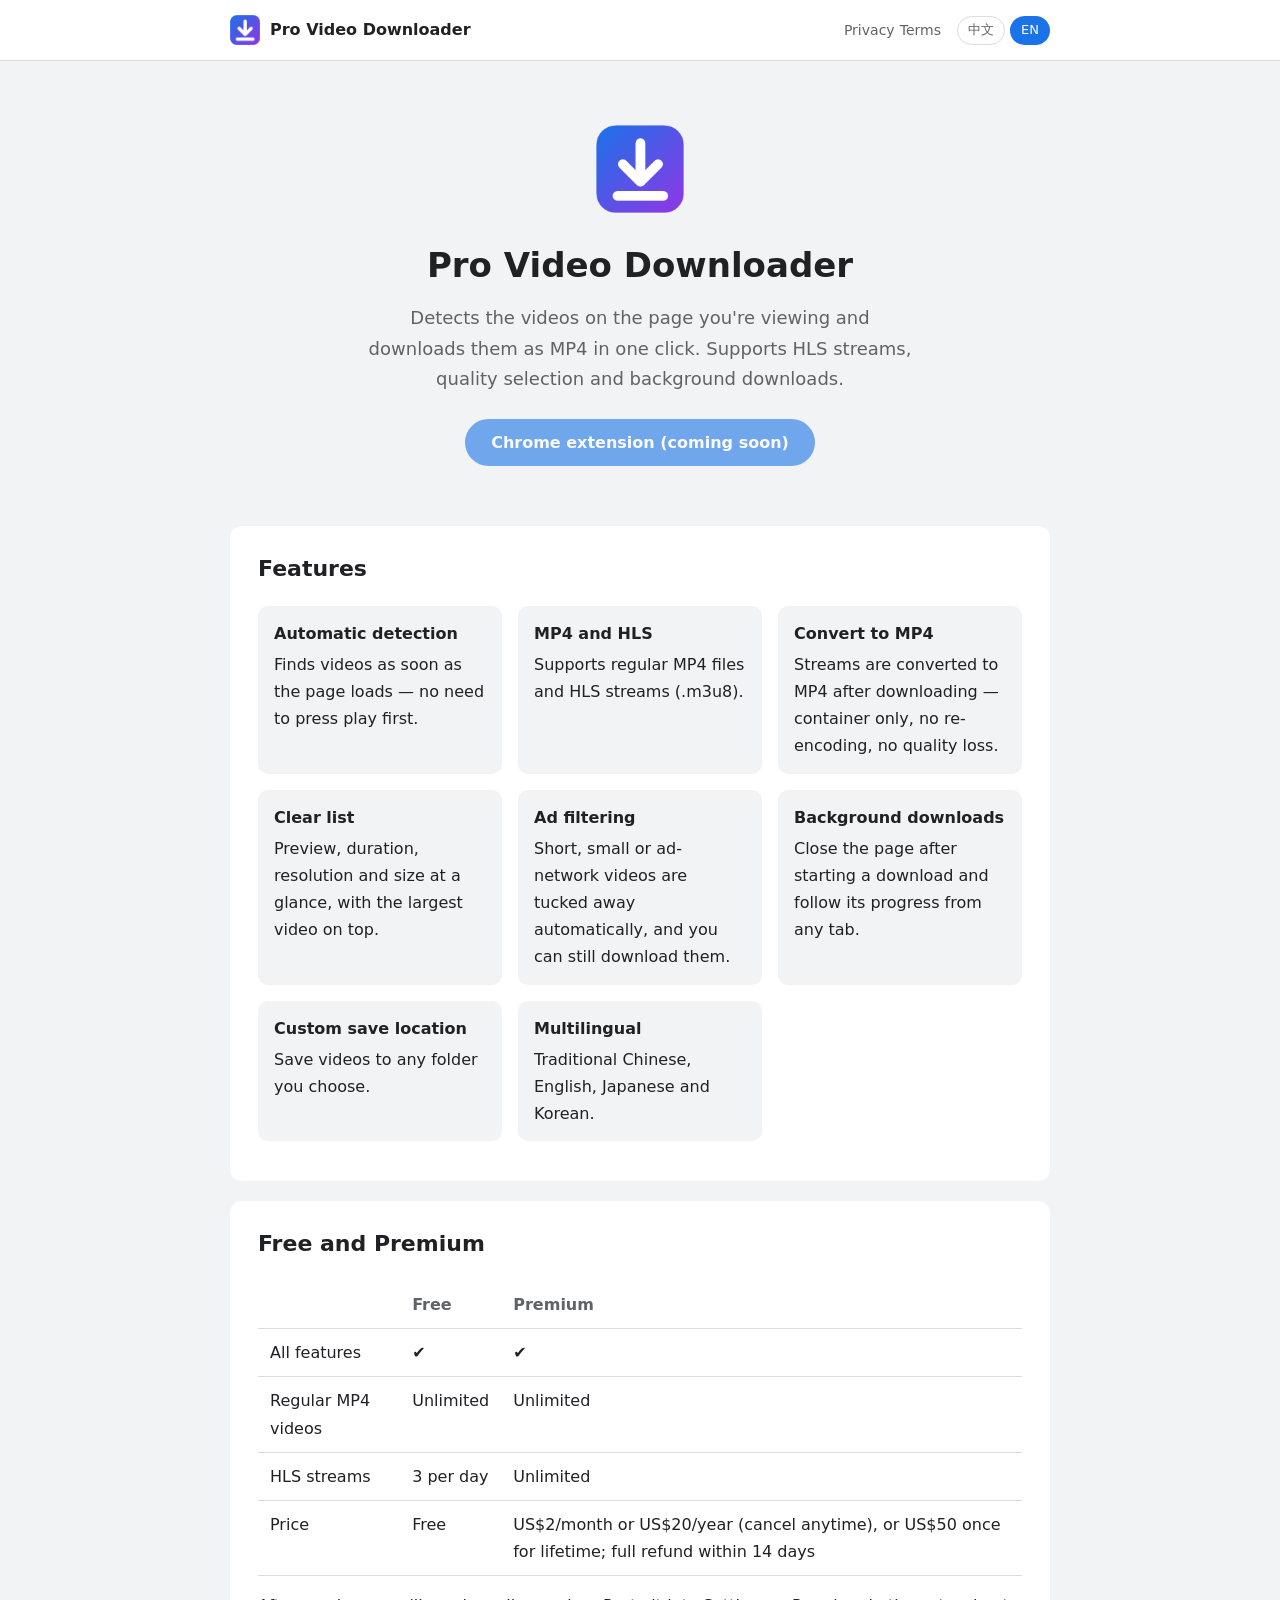
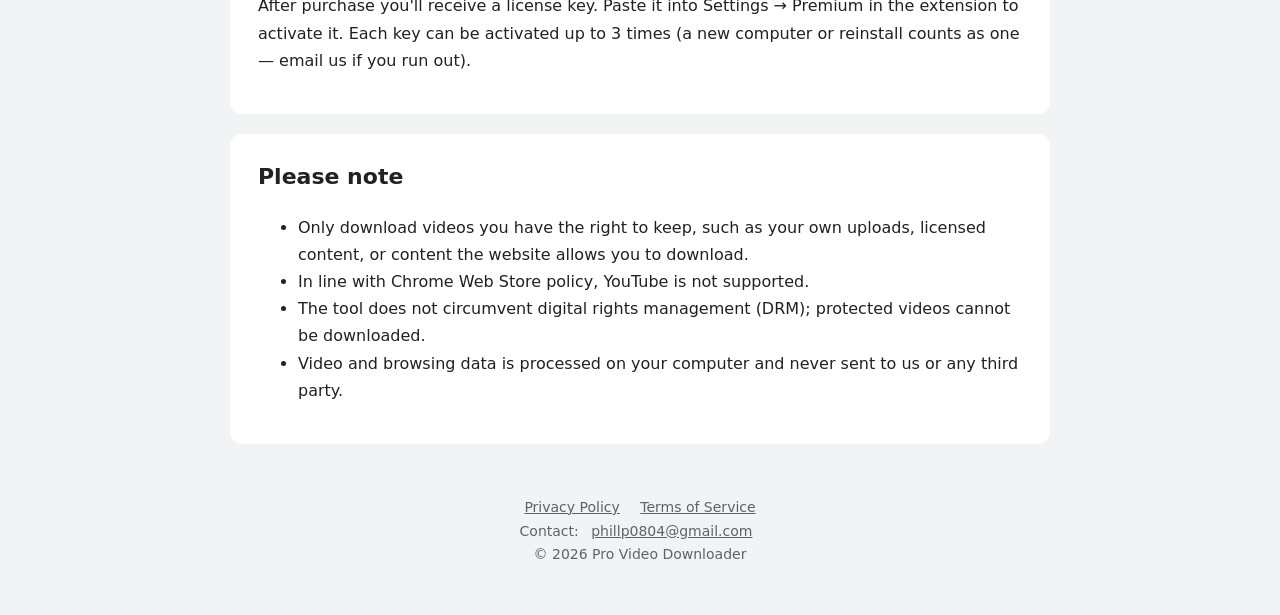
<file: index.html>
<!doctype html>
<html lang="zh-Hant">
<head>
  <meta charset="utf-8">
  <meta name="viewport" content="width=device-width, initial-scale=1">
  <title>Pro Video Downloader</title>
  <meta name="description" content="Detect videos on web pages (MP4, HLS), download them in one click and convert to MP4.">
  <link rel="icon" href="icon.png">
  <link rel="stylesheet" href="style.css">
  <script src="lang.js"></script>
</head>
<body>
  <header class="top">
    <div class="wrap">
      <a class="brand" href="./"><img src="icon.png" alt="">Pro Video Downloader</a>
      <nav>
        <a href="privacy.html"><span class="zh">隱私權政策</span><span class="en">Privacy</span></a>
        <a href="terms.html"><span class="zh">使用條款</span><span class="en">Terms</span></a>
      </nav>
      <span class="lang-switch"><button data-lang="zh">中文</button> <button data-lang="en">EN</button></span>
    </div>
  </header>

  <main class="wrap">
    <div class="hero">
      <img src="icon.png" alt="Pro Video Downloader">
      <h1>Pro Video Downloader</h1>
      <p class="zh">自動偵測網頁中的影片，一鍵下載並轉成 MP4。支援 HLS 串流、多畫質選擇與背景下載。</p>
      <p class="en">Detects the videos on the page you're viewing and downloads them as MP4 in one click. Supports HLS streams, quality selection and background downloads.</p>
      <!-- 上架後改成 Chrome 線上應用程式商店的網址，並移除 disabled -->
      <a class="button disabled" href="#">
        <span class="zh">Chrome 擴充功能（即將推出）</span><span class="en">Chrome extension (coming soon)</span>
      </a>
    </div>

    <section class="card">
      <h2><span class="zh">功能</span><span class="en">Features</span></h2>
      <ul class="features">
        <li>
          <b class="zh">自動偵測</b><b class="en">Automatic detection</b>
          <span class="zh">開啟網頁就找出影片，不必先按播放。</span>
          <span class="en">Finds videos as soon as the page loads — no need to press play first.</span>
        </li>
        <li>
          <b class="zh">MP4 與 HLS</b><b class="en">MP4 and HLS</b>
          <span class="zh">支援一般 MP4 影片與 HLS 串流影片（.m3u8）。</span>
          <span class="en">Supports regular MP4 files and HLS streams (.m3u8).</span>
        </li>
        <li>
          <b class="zh">轉成 MP4</b><b class="en">Convert to MP4</b>
          <span class="zh">串流影片下載後自動轉成 MP4，只換容器、不重新編碼，畫質不變。</span>
          <span class="en">Streams are converted to MP4 after downloading — container only, no re-encoding, no quality loss.</span>
        </li>
        <li>
          <b class="zh">清楚的清單</b><b class="en">Clear list</b>
          <span class="zh">預覽、長度、解析度、檔案大小一目了然，最大的影片排在最上面。</span>
          <span class="en">Preview, duration, resolution and size at a glance, with the largest video on top.</span>
        </li>
        <li>
          <b class="zh">自動過濾廣告</b><b class="en">Ad filtering</b>
          <span class="zh">太短、太小或來自廣告網站的影片會自動收起，需要時仍可下載。</span>
          <span class="en">Short, small or ad-network videos are tucked away automatically, and you can still download them.</span>
        </li>
        <li>
          <b class="zh">背景下載</b><b class="en">Background downloads</b>
          <span class="zh">開始下載後可以關閉網頁，在任何分頁都能查看進度。</span>
          <span class="en">Close the page after starting a download and follow its progress from any tab.</span>
        </li>
        <li>
          <b class="zh">自訂儲存位置</b><b class="en">Custom save location</b>
          <span class="zh">可選擇任何資料夾存放影片。</span>
          <span class="en">Save videos to any folder you choose.</span>
        </li>
        <li>
          <b class="zh">多國語言</b><b class="en">Multilingual</b>
          <span class="zh">繁體中文、English、日本語、한국어。</span>
          <span class="en">Traditional Chinese, English, Japanese and Korean.</span>
        </li>
      </ul>
    </section>

    <section class="card">
      <h2><span class="zh">免費版與付費版</span><span class="en">Free and Premium</span></h2>
      <table>
        <thead>
          <tr>
            <th></th>
            <th><span class="zh">免費版</span><span class="en">Free</span></th>
            <th><span class="zh">付費版</span><span class="en">Premium</span></th>
          </tr>
        </thead>
        <tbody>
          <tr>
            <td><span class="zh">所有功能</span><span class="en">All features</span></td>
            <td>✔</td>
            <td>✔</td>
          </tr>
          <tr>
            <td><span class="zh">一般 MP4 影片</span><span class="en">Regular MP4 videos</span></td>
            <td><span class="zh">不限次數</span><span class="en">Unlimited</span></td>
            <td><span class="zh">不限次數</span><span class="en">Unlimited</span></td>
          </tr>
          <tr>
            <td><span class="zh">HLS 串流影片</span><span class="en">HLS streams</span></td>
            <td><span class="zh">每天 3 支</span><span class="en">3 per day</span></td>
            <td><span class="zh">不限次數</span><span class="en">Unlimited</span></td>
          </tr>
          <tr>
            <td><span class="zh">價格</span><span class="en">Price</span></td>
            <td><span class="zh">免費</span><span class="en">Free</span></td>
            <td>
              <span class="zh">月付 US$2、年付 US$20（可隨時取消），或終身買斷 US$50；14 天內可全額退款</span>
              <span class="en">US$2/month or US$20/year (cancel anytime), or US$50 once for lifetime; full refund within 14 days</span>
            </td>
          </tr>
        </tbody>
      </table>
      <p class="zh">購買後會收到授權碼，在擴充功能的「設定 → 付費版」貼上即可啟用，每組授權碼最多可啟用 3 次（換電腦或重灌也算一次，用完請來信）。</p>
      <p class="en">After purchase you'll receive a license key. Paste it into Settings → Premium in the extension to activate it. Each key can be activated up to 3 times (a new computer or reinstall counts as one — email us if you run out).</p>
    </section>

    <section class="card">
      <h2><span class="zh">注意事項</span><span class="en">Please note</span></h2>
      <ul class="zh">
        <li>請只下載你有權保存的影片，例如自己上傳的內容、已取得授權或網站允許下載的內容。</li>
        <li>依 Chrome 線上應用程式商店政策，本工具不支援 YouTube。</li>
        <li>本工具不會破解數位版權保護（DRM），受保護的影片無法下載。</li>
        <li>影片與瀏覽資料只在你的電腦上處理，不會傳送給我們或任何第三方。</li>
      </ul>
      <ul class="en">
        <li>Only download videos you have the right to keep, such as your own uploads, licensed content, or content the website allows you to download.</li>
        <li>In line with Chrome Web Store policy, YouTube is not supported.</li>
        <li>The tool does not circumvent digital rights management (DRM); protected videos cannot be downloaded.</li>
        <li>Video and browsing data is processed on your computer and never sent to us or any third party.</li>
      </ul>
    </section>
  </main>

  <footer>
    <a href="privacy.html"><span class="zh">隱私權政策</span><span class="en">Privacy Policy</span></a>
    <a href="terms.html"><span class="zh">使用條款</span><span class="en">Terms of Service</span></a>
    <div>
      <span class="zh">聯絡我們：</span><span class="en">Contact: </span><a href="mailto:phillp0804@gmail.com">phillp0804@gmail.com</a>
    </div>
    <div>© 2026 Pro Video Downloader</div>
  </footer>
</body>
</html>
</file>
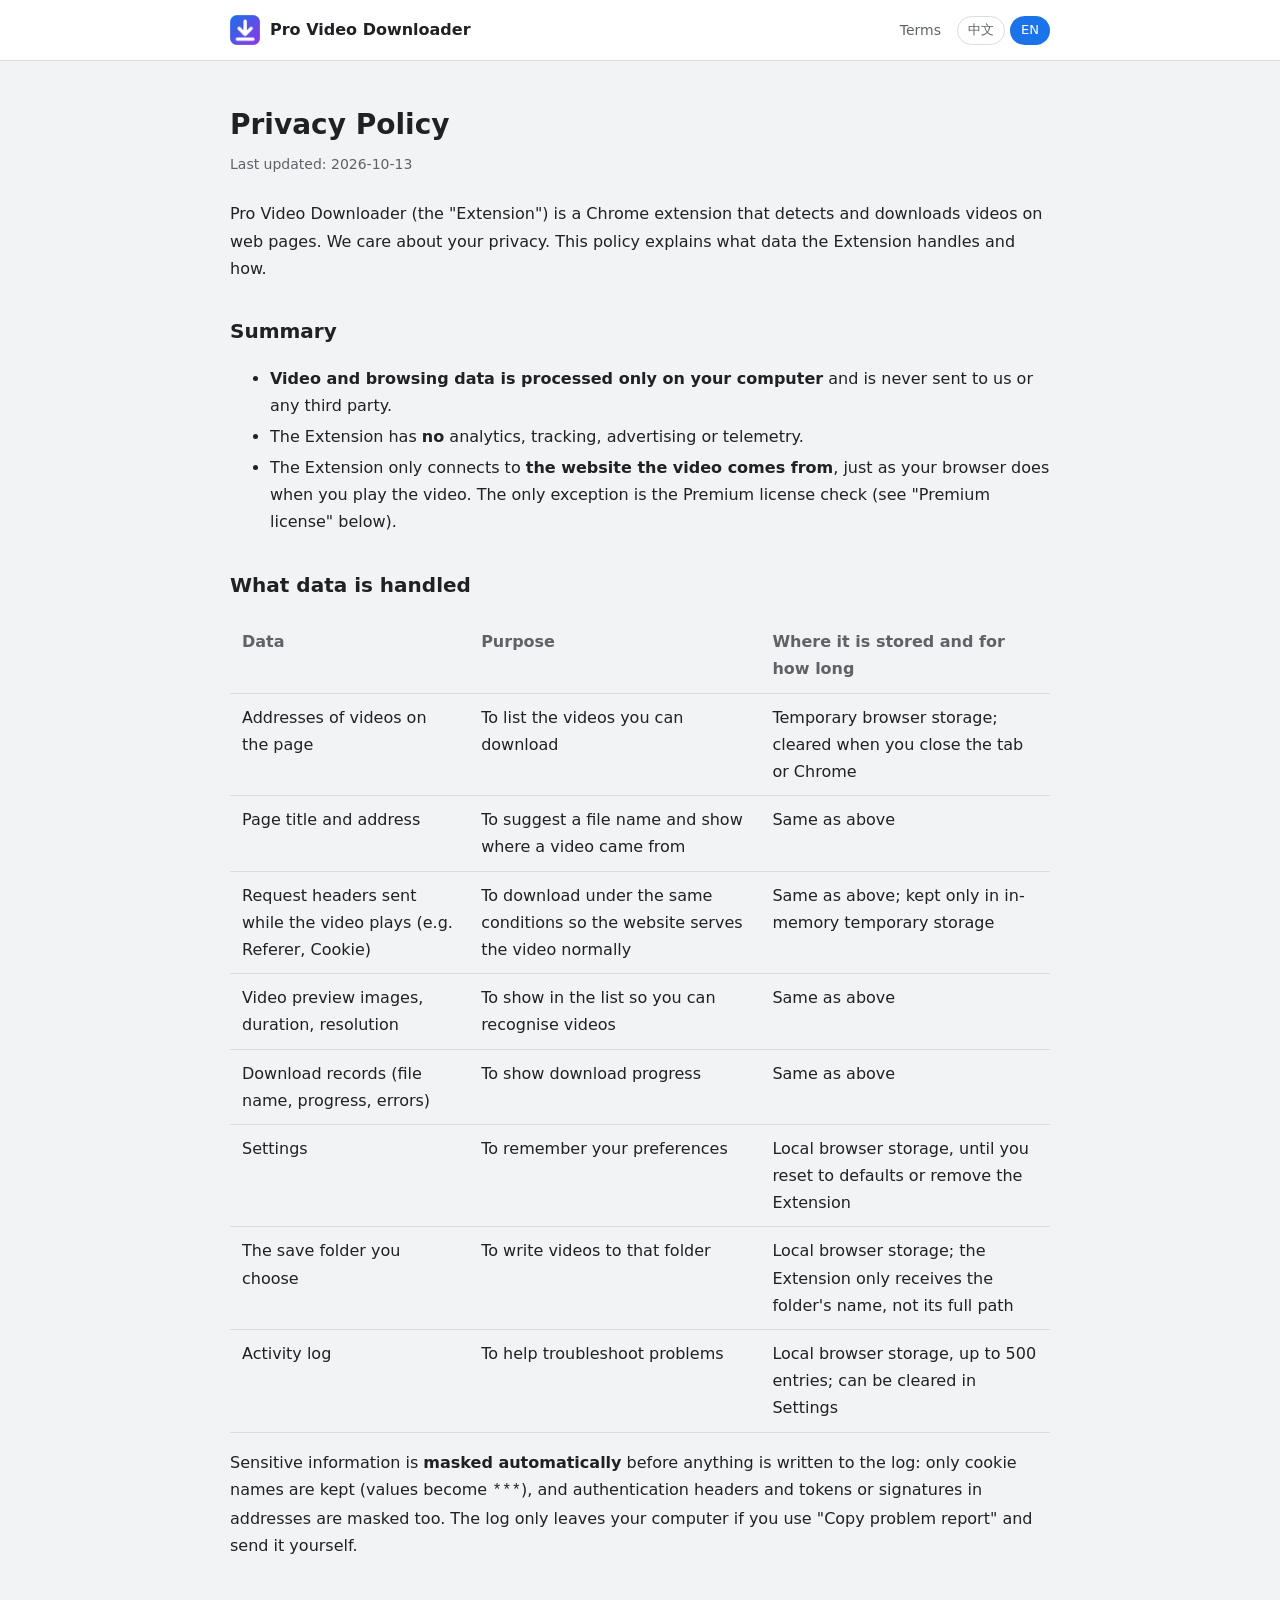
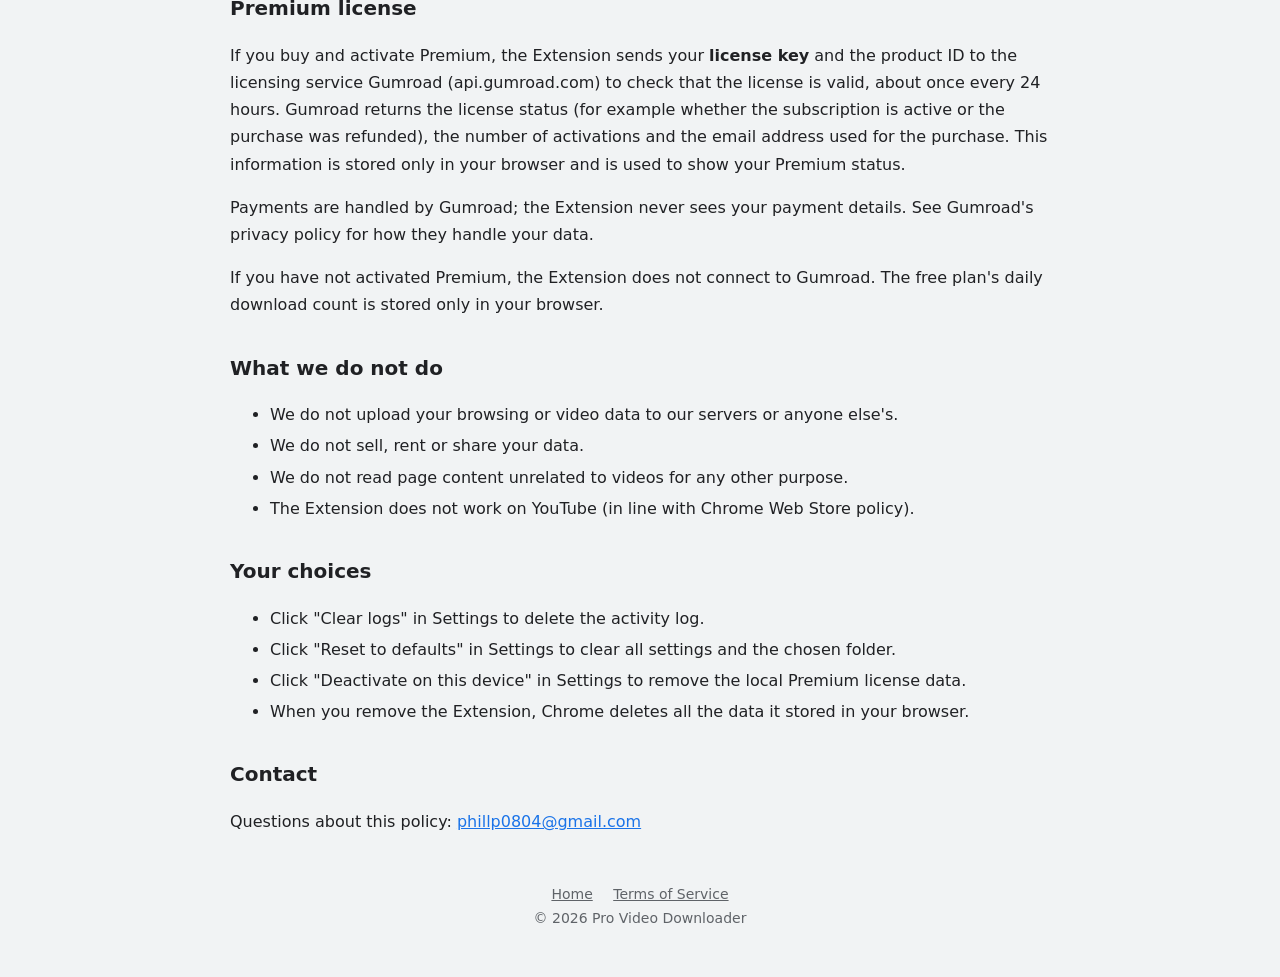
<file: privacy.html>
<!doctype html>
<html lang="zh-Hant">
<head>
  <meta charset="utf-8">
  <meta name="viewport" content="width=device-width, initial-scale=1">
  <title>Privacy Policy – Pro Video Downloader</title>
  <link rel="icon" href="icon.png">
  <link rel="stylesheet" href="style.css">
  <script src="lang.js"></script>
</head>
<body>
  <header class="top">
    <div class="wrap">
      <a class="brand" href="./"><img src="icon.png" alt="">Pro Video Downloader</a>
      <nav>
        <a href="terms.html"><span class="zh">使用條款</span><span class="en">Terms</span></a>
      </nav>
      <span class="lang-switch"><button data-lang="zh">中文</button> <button data-lang="en">EN</button></span>
    </div>
  </header>

  <main class="wrap doc">
    <!-- ==================== 繁體中文 ==================== -->
    <div class="zh">
      <h1>隱私權政策</h1>
      <div class="updated">最後更新：2026-10-13</div>

      <p>Pro Video Downloader（以下稱「本擴充功能」）是一個在 Chrome 瀏覽器中偵測並下載網頁影片的工具。我們重視你的隱私，以下說明本擴充功能會處理哪些資料、如何處理。</p>

      <h2>重點摘要</h2>
      <ul>
        <li><b>影片與瀏覽資料只在你的電腦上處理</b>，不會傳送給我們或任何第三方。</li>
        <li>本擴充功能<b>沒有</b>任何分析、追蹤、廣告或遙測功能。</li>
        <li>本擴充功能只會連線到<b>影片本身所在的網站</b>，就和你在網頁上播放該影片時一樣；唯一的例外是付費版的授權確認（見下方「付費版授權」）。</li>
      </ul>

      <h2>會處理哪些資料</h2>
      <table>
        <thead><tr><th>資料</th><th>用途</th><th>存放位置與期限</th></tr></thead>
        <tbody>
          <tr><td>網頁中影片的網址</td><td>列出可下載的影片</td><td>瀏覽器暫存空間；關閉分頁或關閉 Chrome 後清除</td></tr>
          <tr><td>網頁標題、網址</td><td>作為預設檔名、標示影片來源</td><td>同上</td></tr>
          <tr><td>影片播放時的請求標頭（例如 Referer、Cookie）</td><td>下載時沿用相同的條件，讓網站正常提供影片</td><td>同上；只保存在記憶體中的暫存空間</td></tr>
          <tr><td>影片預覽截圖、長度、解析度</td><td>在清單中顯示，方便辨識影片</td><td>同上</td></tr>
          <tr><td>下載紀錄（檔名、進度、錯誤）</td><td>顯示下載進度</td><td>同上</td></tr>
          <tr><td>設定值</td><td>記住你的偏好</td><td>瀏覽器本機儲存空間，直到你恢復原廠設定或移除擴充功能</td></tr>
          <tr><td>你選擇的儲存資料夾</td><td>將影片寫入該資料夾</td><td>瀏覽器本機儲存空間；本擴充功能只取得資料夾名稱，無法得知完整路徑</td></tr>
          <tr><td>操作紀錄</td><td>協助排查問題</td><td>瀏覽器本機儲存空間，最多保留 500 筆；可在設定頁清除</td></tr>
        </tbody>
      </table>
      <p>操作紀錄寫入前會<b>自動遮蔽敏感資訊</b>：Cookie 只保留名稱、值改成 <code>***</code>；認證標頭與網址中的 token、簽章等參數也會遮蔽。只有在你主動使用「複製問題報告」並自行傳送時，這些紀錄才會離開你的電腦。</p>

      <h2>付費版授權</h2>
      <p>如果你購買並啟用付費版，本擴充功能會將<b>授權碼</b>與產品編號傳送給授權服務 Gumroad（api.gumroad.com），用來確認授權是否有效，大約每 24 小時確認一次。Gumroad 會回傳授權狀態（例如訂閱是否有效、是否已退款）、啟用次數與購買時使用的電子郵件，這些資料只保存在你的瀏覽器中，用來顯示付費版狀態。</p>
      <p>付款由 Gumroad 處理，本擴充功能不會接觸你的付款資料。Gumroad 如何處理你的資料，請參考其隱私權政策。</p>
      <p>未啟用付費版時，本擴充功能不會連線到 Gumroad。免費版的每日下載次數只記錄在你的瀏覽器中。</p>

      <h2>不會做的事</h2>
      <ul>
        <li>不會把你的瀏覽資料或影片資料上傳到我們或第三方的伺服器。</li>
        <li>不會販售、出租或分享你的資料。</li>
        <li>不會讀取與影片無關的網頁內容用於其他目的。</li>
        <li>不會在 YouTube 上運作（依 Chrome 線上應用程式商店政策）。</li>
      </ul>

      <h2>你可以做的事</h2>
      <ul>
        <li>在設定頁按「清除紀錄」刪除所有操作紀錄。</li>
        <li>在設定頁按「恢復原廠設定」清除所有設定與所選資料夾。</li>
        <li>在設定頁按「在此裝置停用」移除本機的付費版授權資料。</li>
        <li>移除本擴充功能時，Chrome 會一併刪除它在瀏覽器中儲存的所有資料。</li>
      </ul>

      <h2>聯絡方式</h2>
      <p>對本隱私權政策有任何疑問，請聯絡：<a href="mailto:phillp0804@gmail.com">phillp0804@gmail.com</a></p>
    </div>

    <!-- ==================== English ==================== -->
    <div class="en">
      <h1>Privacy Policy</h1>
      <div class="updated">Last updated: 2026-10-13</div>

      <p>Pro Video Downloader (the "Extension") is a Chrome extension that detects and downloads videos on web pages. We care about your privacy. This policy explains what data the Extension handles and how.</p>

      <h2>Summary</h2>
      <ul>
        <li><b>Video and browsing data is processed only on your computer</b> and is never sent to us or any third party.</li>
        <li>The Extension has <b>no</b> analytics, tracking, advertising or telemetry.</li>
        <li>The Extension only connects to <b>the website the video comes from</b>, just as your browser does when you play the video. The only exception is the Premium license check (see "Premium license" below).</li>
      </ul>

      <h2>What data is handled</h2>
      <table>
        <thead><tr><th>Data</th><th>Purpose</th><th>Where it is stored and for how long</th></tr></thead>
        <tbody>
          <tr><td>Addresses of videos on the page</td><td>To list the videos you can download</td><td>Temporary browser storage; cleared when you close the tab or Chrome</td></tr>
          <tr><td>Page title and address</td><td>To suggest a file name and show where a video came from</td><td>Same as above</td></tr>
          <tr><td>Request headers sent while the video plays (e.g. Referer, Cookie)</td><td>To download under the same conditions so the website serves the video normally</td><td>Same as above; kept only in in-memory temporary storage</td></tr>
          <tr><td>Video preview images, duration, resolution</td><td>To show in the list so you can recognise videos</td><td>Same as above</td></tr>
          <tr><td>Download records (file name, progress, errors)</td><td>To show download progress</td><td>Same as above</td></tr>
          <tr><td>Settings</td><td>To remember your preferences</td><td>Local browser storage, until you reset to defaults or remove the Extension</td></tr>
          <tr><td>The save folder you choose</td><td>To write videos to that folder</td><td>Local browser storage; the Extension only receives the folder's name, not its full path</td></tr>
          <tr><td>Activity log</td><td>To help troubleshoot problems</td><td>Local browser storage, up to 500 entries; can be cleared in Settings</td></tr>
        </tbody>
      </table>
      <p>Sensitive information is <b>masked automatically</b> before anything is written to the log: only cookie names are kept (values become <code>***</code>), and authentication headers and tokens or signatures in addresses are masked too. The log only leaves your computer if you use "Copy problem report" and send it yourself.</p>

      <h2>Premium license</h2>
      <p>If you buy and activate Premium, the Extension sends your <b>license key</b> and the product ID to the licensing service Gumroad (api.gumroad.com) to check that the license is valid, about once every 24 hours. Gumroad returns the license status (for example whether the subscription is active or the purchase was refunded), the number of activations and the email address used for the purchase. This information is stored only in your browser and is used to show your Premium status.</p>
      <p>Payments are handled by Gumroad; the Extension never sees your payment details. See Gumroad's privacy policy for how they handle your data.</p>
      <p>If you have not activated Premium, the Extension does not connect to Gumroad. The free plan's daily download count is stored only in your browser.</p>

      <h2>What we do not do</h2>
      <ul>
        <li>We do not upload your browsing or video data to our servers or anyone else's.</li>
        <li>We do not sell, rent or share your data.</li>
        <li>We do not read page content unrelated to videos for any other purpose.</li>
        <li>The Extension does not work on YouTube (in line with Chrome Web Store policy).</li>
      </ul>

      <h2>Your choices</h2>
      <ul>
        <li>Click "Clear logs" in Settings to delete the activity log.</li>
        <li>Click "Reset to defaults" in Settings to clear all settings and the chosen folder.</li>
        <li>Click "Deactivate on this device" in Settings to remove the local Premium license data.</li>
        <li>When you remove the Extension, Chrome deletes all the data it stored in your browser.</li>
      </ul>

      <h2>Contact</h2>
      <p>Questions about this policy: <a href="mailto:phillp0804@gmail.com">phillp0804@gmail.com</a></p>
    </div>
  </main>

  <footer>
    <a href="./"><span class="zh">首頁</span><span class="en">Home</span></a>
    <a href="terms.html"><span class="zh">使用條款</span><span class="en">Terms of Service</span></a>
    <div>© 2026 Pro Video Downloader</div>
  </footer>
</body>
</html>
</file>
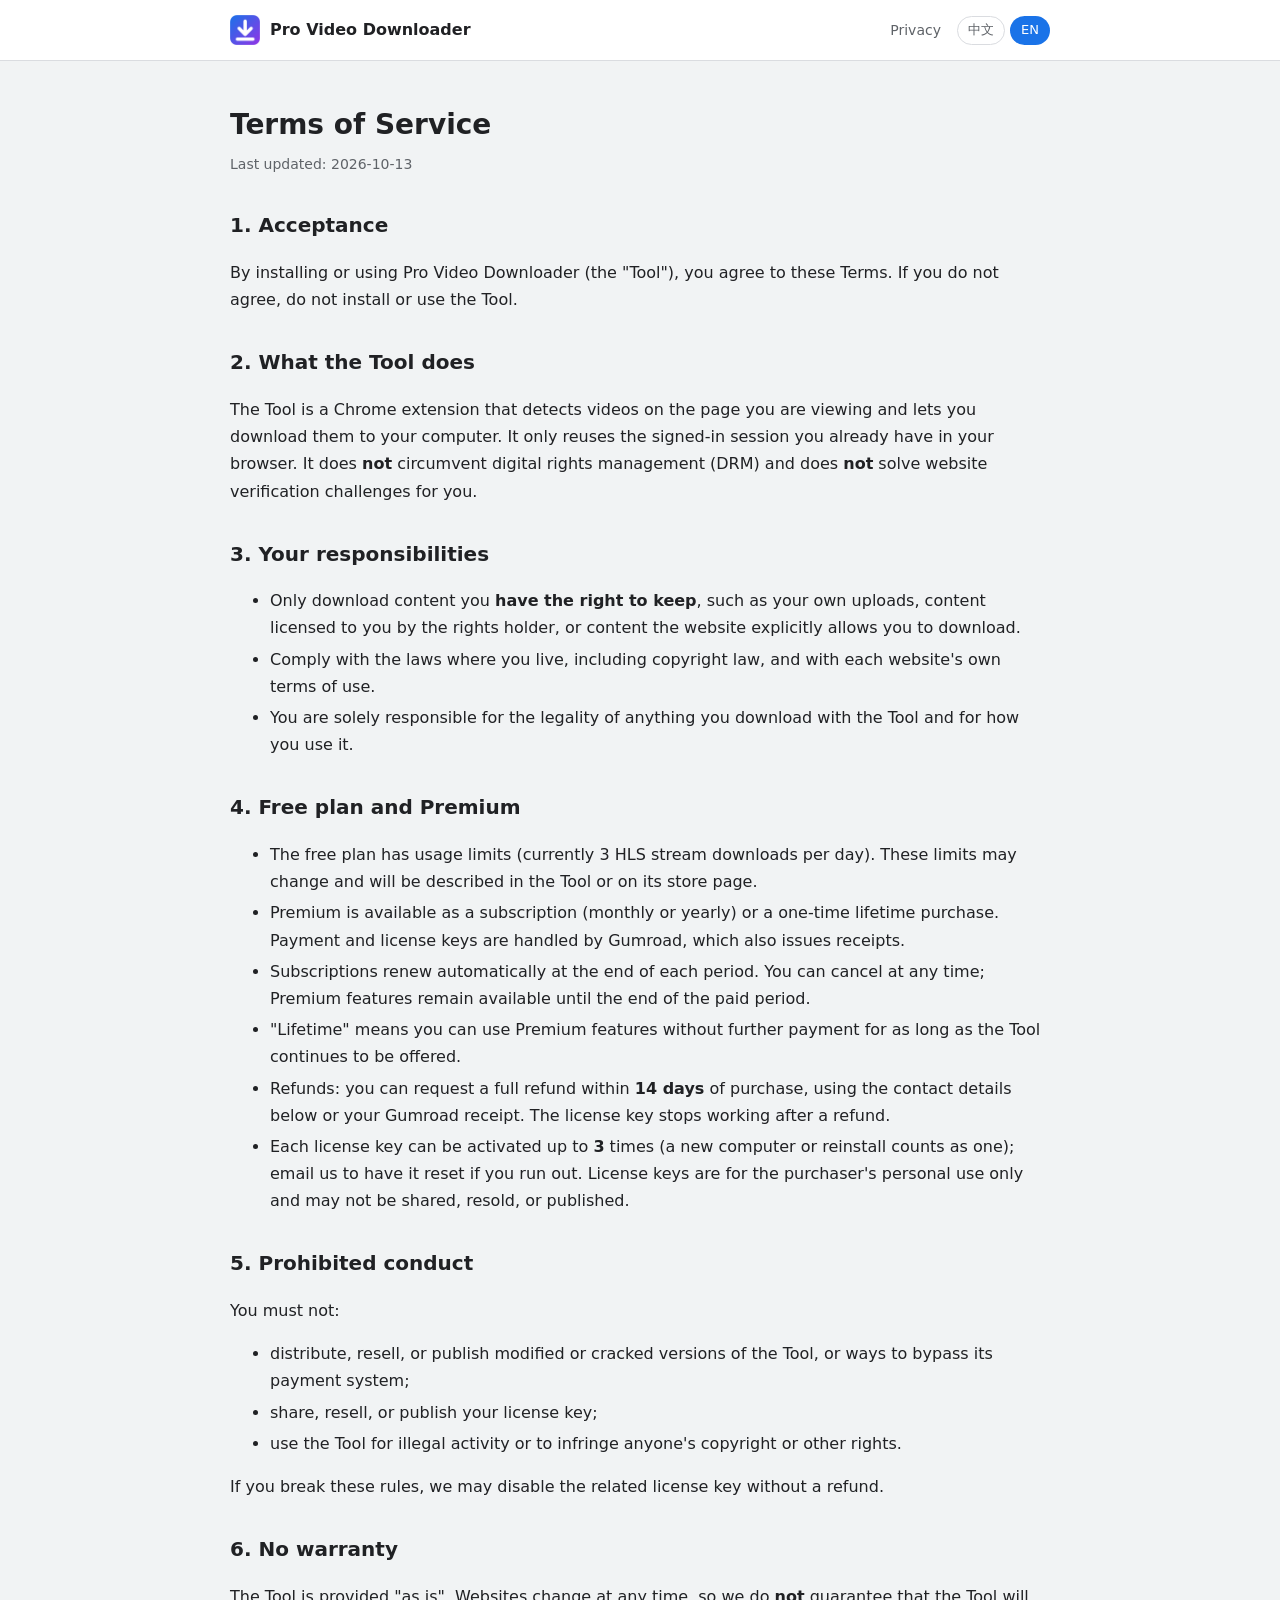
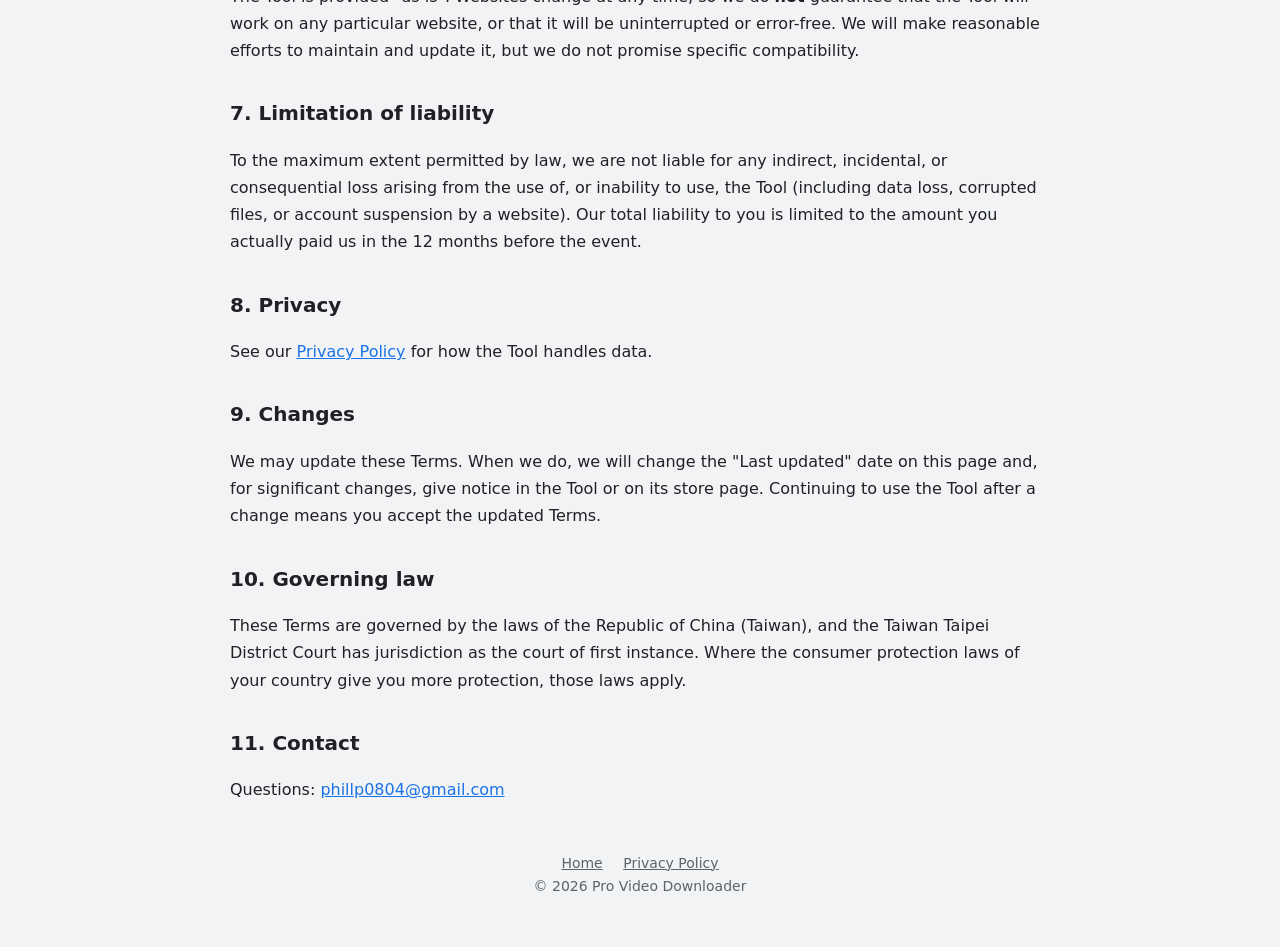
<file: terms.html>
<!doctype html>
<html lang="zh-Hant">
<head>
  <meta charset="utf-8">
  <meta name="viewport" content="width=device-width, initial-scale=1">
  <title>Terms of Service – Pro Video Downloader</title>
  <link rel="icon" href="icon.png">
  <link rel="stylesheet" href="style.css">
  <script src="lang.js"></script>
</head>
<body>
  <header class="top">
    <div class="wrap">
      <a class="brand" href="./"><img src="icon.png" alt="">Pro Video Downloader</a>
      <nav>
        <a href="privacy.html"><span class="zh">隱私權政策</span><span class="en">Privacy</span></a>
      </nav>
      <span class="lang-switch"><button data-lang="zh">中文</button> <button data-lang="en">EN</button></span>
    </div>
  </header>

  <main class="wrap doc">
    <!-- ==================== 繁體中文 ==================== -->
    <div class="zh">
      <h1>使用條款</h1>
      <div class="updated">最後更新：2026-10-13</div>

      <h2>1. 接受條款</h2>
      <p>安裝或使用 Pro Video Downloader（以下稱「本工具」）即表示你同意本條款。如果不同意，請勿安裝或使用。</p>

      <h2>2. 本工具的功能</h2>
      <p>本工具是 Chrome 擴充功能，用來偵測你正在瀏覽的網頁中的影片，並讓你下載到自己的電腦。本工具只沿用你在瀏覽器中已有的登入狀態，<b>不會</b>破解數位版權保護（DRM），也<b>不會</b>代為通過網站的驗證機制。</p>

      <h2>3. 你的責任</h2>
      <ul>
        <li>你只能下載<b>你有權保存</b>的內容，例如自己上傳的內容、已取得權利人授權的內容，或網站明確允許下載的內容。</li>
        <li>你必須遵守所在地的法律，包括著作權法，以及各網站自己的使用條款。</li>
        <li>你使用本工具下載的任何內容，其合法性與後續使用方式，由你自行負責。</li>
      </ul>

      <h2>4. 免費版與付費版</h2>
      <ul>
        <li>免費版有使用限制（目前為每天可下載 3 支 HLS 串流影片），限制內容可能調整，並會在本工具或商店頁面說明。</li>
        <li>付費版可選擇訂閱（月付或年付）或終身買斷，透過 Gumroad 付款與發放授權碼。付款與收據由 Gumroad 處理。</li>
        <li>訂閱會在每期結束時自動續訂，你可以隨時取消；取消後付費功能會使用到當期結束為止。</li>
        <li>終身買斷指在本工具持續提供的期間內，不需再付費即可使用付費功能。</li>
        <li>退款：購買後 <b>14 天內</b>可申請全額退款，請透過下方聯絡方式或 Gumroad 的收據申請。退款後授權碼即失效。</li>
        <li>每組授權碼最多可啟用 <b>3 次</b>（換電腦或重新安裝也算一次），用完可來信申請重置。授權碼僅限購買者本人使用，不得分享、轉售或公開。</li>
      </ul>

      <h2>5. 禁止事項</h2>
      <p>你不得：</p>
      <ul>
        <li>散布、轉售或公開本工具的修改版、破解版，或繞過付費機制的方法；</li>
        <li>分享、轉售或公開你的授權碼；</li>
        <li>以本工具從事違法行為，或侵害他人的著作權等權利。</li>
      </ul>
      <p>違反上述規定時，我們可以停用相關授權碼，且不予退款。</p>

      <h2>6. 不提供保證</h2>
      <p>本工具依「現狀」提供。網站隨時可能變更，因此我們<b>不保證</b>本工具在任何網站上都能正常運作，也不保證不會中斷或沒有錯誤。我們會盡力維護與更新，但不承諾特定的相容性。</p>

      <h2>7. 責任限制</h2>
      <p>在法律允許的最大範圍內，對於因使用或無法使用本工具所造成的任何間接、附帶或衍生損失（包括資料遺失、檔案損毀、被網站停權等），我們不負賠償責任。我們對你的賠償總額，以你在事件發生前 12 個月內實際支付給我們的金額為上限。</p>

      <h2>8. 隱私</h2>
      <p>本工具如何處理資料，請參考<a href="privacy.html">隱私權政策</a>。</p>

      <h2>9. 條款變更</h2>
      <p>我們可能更新本條款，更新後會修改本頁的「最後更新」日期。重大變更會在本工具或商店頁面提醒。變更後繼續使用，即表示你同意新的條款。</p>

      <h2>10. 準據法</h2>
      <p>本條款以中華民國（台灣）法律為準據法。若有爭議，以臺灣臺北地方法院為第一審管轄法院。若你所在國家的消費者保護法律提供更多保障，以該法律為準。</p>

      <h2>11. 聯絡方式</h2>
      <p>有任何問題，請聯絡：<a href="mailto:phillp0804@gmail.com">phillp0804@gmail.com</a></p>
    </div>

    <!-- ==================== English ==================== -->
    <div class="en">
      <h1>Terms of Service</h1>
      <div class="updated">Last updated: 2026-10-13</div>

      <h2>1. Acceptance</h2>
      <p>By installing or using Pro Video Downloader (the "Tool"), you agree to these Terms. If you do not agree, do not install or use the Tool.</p>

      <h2>2. What the Tool does</h2>
      <p>The Tool is a Chrome extension that detects videos on the page you are viewing and lets you download them to your computer. It only reuses the signed-in session you already have in your browser. It does <b>not</b> circumvent digital rights management (DRM) and does <b>not</b> solve website verification challenges for you.</p>

      <h2>3. Your responsibilities</h2>
      <ul>
        <li>Only download content you <b>have the right to keep</b>, such as your own uploads, content licensed to you by the rights holder, or content the website explicitly allows you to download.</li>
        <li>Comply with the laws where you live, including copyright law, and with each website's own terms of use.</li>
        <li>You are solely responsible for the legality of anything you download with the Tool and for how you use it.</li>
      </ul>

      <h2>4. Free plan and Premium</h2>
      <ul>
        <li>The free plan has usage limits (currently 3 HLS stream downloads per day). These limits may change and will be described in the Tool or on its store page.</li>
        <li>Premium is available as a subscription (monthly or yearly) or a one-time lifetime purchase. Payment and license keys are handled by Gumroad, which also issues receipts.</li>
        <li>Subscriptions renew automatically at the end of each period. You can cancel at any time; Premium features remain available until the end of the paid period.</li>
        <li>"Lifetime" means you can use Premium features without further payment for as long as the Tool continues to be offered.</li>
        <li>Refunds: you can request a full refund within <b>14 days</b> of purchase, using the contact details below or your Gumroad receipt. The license key stops working after a refund.</li>
        <li>Each license key can be activated up to <b>3</b> times (a new computer or reinstall counts as one); email us to have it reset if you run out. License keys are for the purchaser's personal use only and may not be shared, resold, or published.</li>
      </ul>

      <h2>5. Prohibited conduct</h2>
      <p>You must not:</p>
      <ul>
        <li>distribute, resell, or publish modified or cracked versions of the Tool, or ways to bypass its payment system;</li>
        <li>share, resell, or publish your license key;</li>
        <li>use the Tool for illegal activity or to infringe anyone's copyright or other rights.</li>
      </ul>
      <p>If you break these rules, we may disable the related license key without a refund.</p>

      <h2>6. No warranty</h2>
      <p>The Tool is provided "as is". Websites change at any time, so we do <b>not</b> guarantee that the Tool will work on any particular website, or that it will be uninterrupted or error-free. We will make reasonable efforts to maintain and update it, but we do not promise specific compatibility.</p>

      <h2>7. Limitation of liability</h2>
      <p>To the maximum extent permitted by law, we are not liable for any indirect, incidental, or consequential loss arising from the use of, or inability to use, the Tool (including data loss, corrupted files, or account suspension by a website). Our total liability to you is limited to the amount you actually paid us in the 12 months before the event.</p>

      <h2>8. Privacy</h2>
      <p>See our <a href="privacy.html">Privacy Policy</a> for how the Tool handles data.</p>

      <h2>9. Changes</h2>
      <p>We may update these Terms. When we do, we will change the "Last updated" date on this page and, for significant changes, give notice in the Tool or on its store page. Continuing to use the Tool after a change means you accept the updated Terms.</p>

      <h2>10. Governing law</h2>
      <p>These Terms are governed by the laws of the Republic of China (Taiwan), and the Taiwan Taipei District Court has jurisdiction as the court of first instance. Where the consumer protection laws of your country give you more protection, those laws apply.</p>

      <h2>11. Contact</h2>
      <p>Questions: <a href="mailto:phillp0804@gmail.com">phillp0804@gmail.com</a></p>
    </div>
  </main>

  <footer>
    <a href="./"><span class="zh">首頁</span><span class="en">Home</span></a>
    <a href="privacy.html"><span class="zh">隱私權政策</span><span class="en">Privacy Policy</span></a>
    <div>© 2026 Pro Video Downloader</div>
  </footer>
</body>
</html>
</file>
<file: style.css>
/* 產品網站共用樣式：跟隨瀏覽器淺色／深色模式 */
:root {
  color-scheme: light dark;
  --bg: #ffffff;
  --surface: #f1f3f4;
  --card: #ffffff;
  --border: #dadce0;
  --text: #202124;
  --muted: #5f6368;
  --primary: #1a73e8;
  --on-primary: #ffffff;
  --radius: 12px;
}
@media (prefers-color-scheme: dark) {
  :root {
    --bg: #202124;
    --surface: #18191b;
    --card: #2d2e31;
    --border: #3c4043;
    --text: #e8eaed;
    --muted: #9aa0a6;
    --primary: #8ab4f8;
    --on-primary: #202124;
  }
}

* { box-sizing: border-box; }
html { scroll-behavior: smooth; }
body {
  margin: 0;
  background: var(--surface);
  color: var(--text);
  font: 16px/1.7 'Segoe UI', 'Microsoft JhengHei', system-ui, sans-serif;
}
a { color: var(--primary); }
.wrap { max-width: 860px; margin: 0 auto; padding: 0 20px; }

/* 頂端列：標誌、頁面連結、語言切換 */
.top { background: var(--bg); border-bottom: 1px solid var(--border); }
.top .wrap { display: flex; align-items: center; gap: 16px; height: 60px; }
.brand { display: flex; align-items: center; gap: 10px; font-weight: 600; color: var(--text); text-decoration: none; flex: 1; }
.brand img { width: 30px; height: 30px; }
.top nav a { color: var(--muted); text-decoration: none; font-size: 14px; }
.top nav a:hover { color: var(--text); }
.lang-switch button {
  font: inherit; font-size: 13px; padding: 2px 10px; border-radius: 999px; cursor: pointer;
  border: 1px solid var(--border); background: transparent; color: var(--muted);
}
.lang-switch button.on { background: var(--primary); color: var(--on-primary); border-color: transparent; }

/* 依語言顯示：<html data-lang="zh"> 時只顯示 .zh，en 時只顯示 .en */
html[data-lang='zh'] .en, html[data-lang='en'] .zh { display: none !important; }

/* 首頁 */
.hero { text-align: center; padding: 64px 0 40px; }
.hero img { width: 88px; height: 88px; }
.hero h1 { margin: 16px 0 8px; font-size: 34px; }
.hero p { margin: 0 auto; max-width: 560px; color: var(--muted); font-size: 18px; }
.button {
  display: inline-block; margin-top: 24px; padding: 10px 26px; border-radius: 999px;
  background: var(--primary); color: var(--on-primary); text-decoration: none; font-weight: 600;
}
.button.disabled { opacity: 0.6; pointer-events: none; }

section.card { background: var(--card); border-radius: var(--radius); padding: 24px 28px; margin: 20px 0; }
section.card h2 { margin-top: 0; font-size: 22px; }
.features { display: grid; grid-template-columns: repeat(auto-fit, minmax(230px, 1fr)); gap: 16px; padding: 0; list-style: none; }
.features li { background: var(--surface); border-radius: 10px; padding: 14px 16px; }
.features b { display: block; margin-bottom: 4px; }

table { width: 100%; border-collapse: collapse; }
th, td { text-align: left; padding: 10px 12px; border-bottom: 1px solid var(--border); vertical-align: top; }
th { color: var(--muted); font-weight: 600; }

/* 條款、政策頁 */
.doc h1 { font-size: 28px; margin: 40px 0 4px; }
.doc .updated { color: var(--muted); font-size: 14px; margin-bottom: 24px; }
.doc h2 { font-size: 20px; margin-top: 32px; }
.doc li { margin: 4px 0; }

footer { color: var(--muted); font-size: 14px; text-align: center; padding: 32px 0 48px; }
footer a { color: var(--muted); margin: 0 8px; }
</file>
